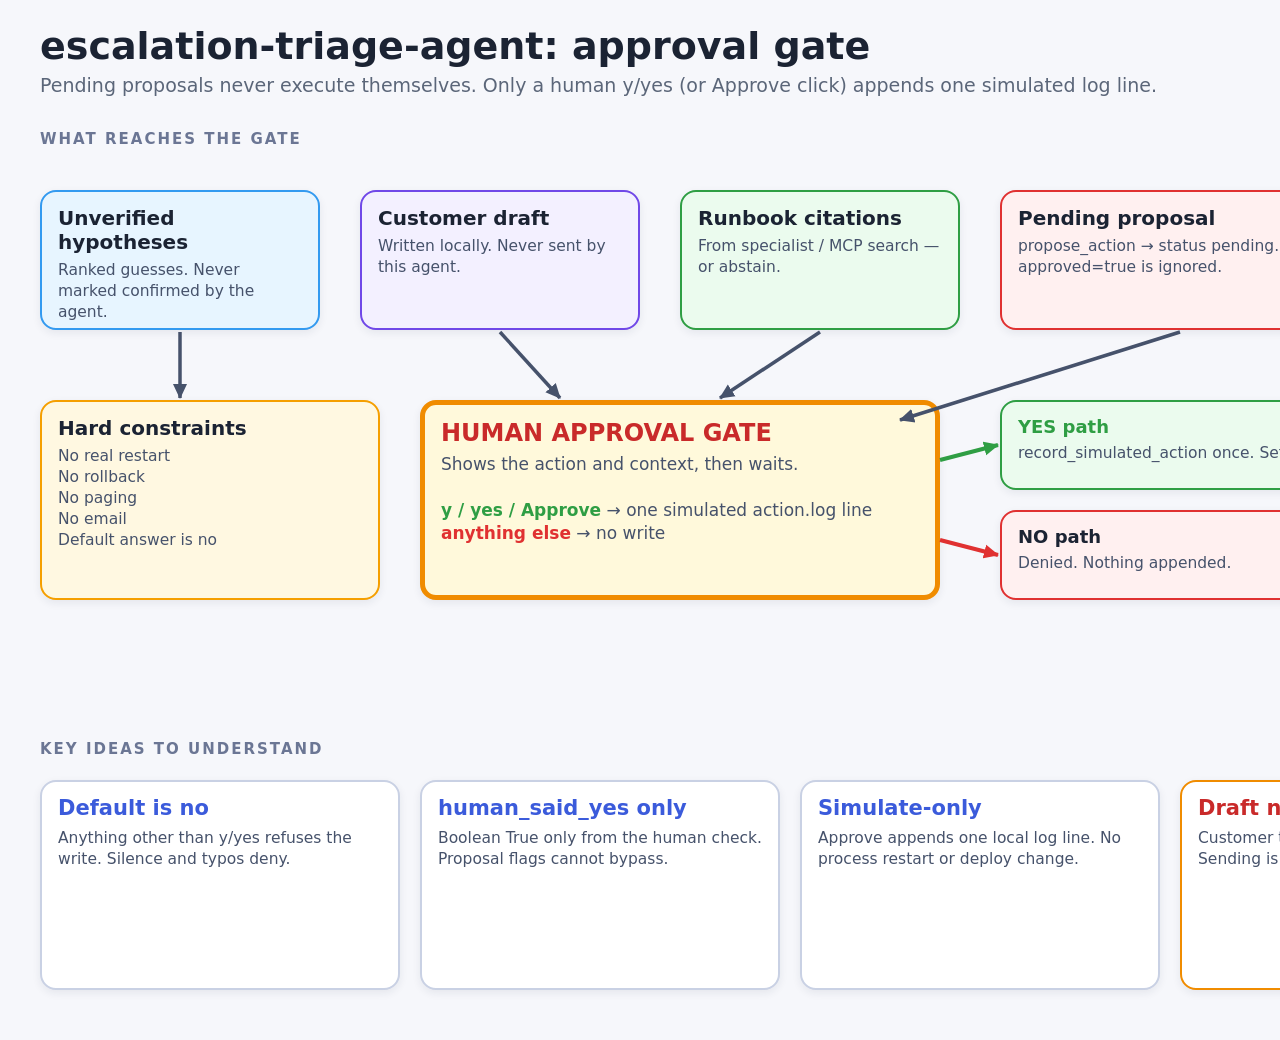
<file: docs/images/approval-gate.html>
<!doctype html><html><head><meta charset="utf-8"><style>
*{box-sizing:border-box;margin:0;padding:0}
body{width:1600px;height:1040px;background:#f6f7fb;font-family:Inter,"DejaVu Sans",sans-serif;color:#1b2333;position:relative;overflow:hidden}
h1{position:absolute;left:40px;top:24px;font-size:38px;font-weight:800}
.sub{position:absolute;left:40px;top:74px;font-size:19px;color:#5b6679;max-width:1400px}
.sec{position:absolute;left:40px;font-size:15px;font-weight:800;letter-spacing:2px;color:#6b7694}
.box{position:absolute;border-radius:16px;padding:14px 16px;background:#fff;border:2.5px solid #c9d1e4;box-shadow:0 3px 8px rgba(30,40,70,.08)}
.box b{display:block;font-size:20px;margin-bottom:6px}
.box span{font-size:15.5px;line-height:1.35;color:#46526b}
.user{background:#e7f5ff;border-color:#339af0}
.model{background:#f3f0ff;border-color:#7048e8}
.safe{background:#ebfbee;border-color:#2f9e44}
.danger{background:#fff0f0;border-color:#e03131}
.gate{background:#fff9db;border-color:#f08c00;border-width:5px}
.gate b{color:#c92a2a;font-size:24px}
.card{top:780px;width:360px;height:210px}
.card .t{font-size:21px;font-weight:800;color:#3b5bdb;margin-bottom:8px}
.lbl{position:absolute;font-size:14px;color:#46526b;font-weight:600}
svg{position:absolute;left:0;top:0}
</style></head><body>
<h1>escalation-triage-agent: approval gate</h1>
<div class="sub">Pending proposals never execute themselves. Only a human y/yes (or Approve click) appends one simulated log line.</div>

<div class="sec" style="top:130px">WHAT REACHES THE GATE</div>
<div class="box user" style="left:40px;top:190px;width:280px;height:140px"><b>Unverified hypotheses</b><span>Ranked guesses. Never marked confirmed by the agent.</span></div>
<div class="box model" style="left:360px;top:190px;width:280px;height:140px"><b>Customer draft</b><span>Written locally. Never sent by this agent.</span></div>
<div class="box safe" style="left:680px;top:190px;width:280px;height:140px"><b>Runbook citations</b><span>From specialist / MCP search — or abstain.</span></div>
<div class="box" style="left:1000px;top:190px;width:360px;height:140px;background:#fff0f0;border-color:#e03131"><b>Pending proposal</b><span>propose_action → status pending. Model approved=true is ignored.</span></div>

<div class="box gate" style="left:420px;top:400px;width:520px;height:200px"><b>HUMAN APPROVAL GATE</b><span style="font-size:17px">Shows the action and context, then waits.<br><br><b style="display:inline;font-size:17px;color:#2f9e44">y / yes / Approve</b> → one simulated action.log line<br><b style="display:inline;font-size:17px;color:#e03131">anything else</b> → no write</span></div>

<div class="box safe" style="left:1000px;top:400px;width:360px;height:90px"><b style="font-size:18px;color:#2f9e44">YES path</b><span>record_simulated_action once. Settled.</span></div>
<div class="box danger" style="left:1000px;top:510px;width:360px;height:90px"><b style="font-size:18px">NO path</b><span>Denied. Nothing appended.</span></div>

<div class="box" style="left:40px;top:400px;width:340px;height:200px;background:#fff8e1;border-color:#f59f00"><b>Hard constraints</b><span>No real restart<br>No rollback<br>No paging<br>No email<br>Default answer is no</span></div>

<svg width="1600" height="1040">
<defs><marker id="a" markerUnits="userSpaceOnUse" markerWidth="16" markerHeight="16" refX="14" refY="8" orient="auto"><path d="M0,1 L15,8 L0,15 z" fill="#46526b"/></marker>
<marker id="g" markerUnits="userSpaceOnUse" markerWidth="16" markerHeight="16" refX="14" refY="8" orient="auto"><path d="M0,1 L15,8 L0,15 z" fill="#2f9e44"/></marker>
<marker id="r" markerUnits="userSpaceOnUse" markerWidth="16" markerHeight="16" refX="14" refY="8" orient="auto"><path d="M0,1 L15,8 L0,15 z" fill="#e03131"/></marker></defs>
<g stroke="#46526b" stroke-width="3.5" fill="none" marker-end="url(#a)">
<path d="M180,332 L180,398"/>
<path d="M500,332 L560,398"/>
<path d="M820,332 L720,398"/>
<path d="M1180,332 L900,420"/>
</g>
<g stroke="#2f9e44" stroke-width="4" fill="none" marker-end="url(#g)"><path d="M940,460 L998,445"/></g>
<g stroke="#e03131" stroke-width="4" fill="none" marker-end="url(#r)"><path d="M940,540 L998,555"/></g>
</svg>

<div class="sec" style="top:740px">KEY IDEAS TO UNDERSTAND</div>
<div class="box card" style="left:40px"><div class="t">Default is no</div><span>Anything other than y/yes refuses the write. Silence and typos deny.</span></div>
<div class="box card" style="left:420px"><div class="t">human_said_yes only</div><span>Boolean True only from the human check. Proposal flags cannot bypass.</span></div>
<div class="box card" style="left:800px"><div class="t">Simulate-only</div><span>Approve appends one local log line. No process restart or deploy change.</span></div>
<div class="box card" style="left:1180px;width:340px;border-color:#f08c00"><div class="t" style="color:#c92a2a">Draft never sends</div><span>Customer text is a draft artifact. Sending is outside this agent.</span></div>
</body></html>
</file>
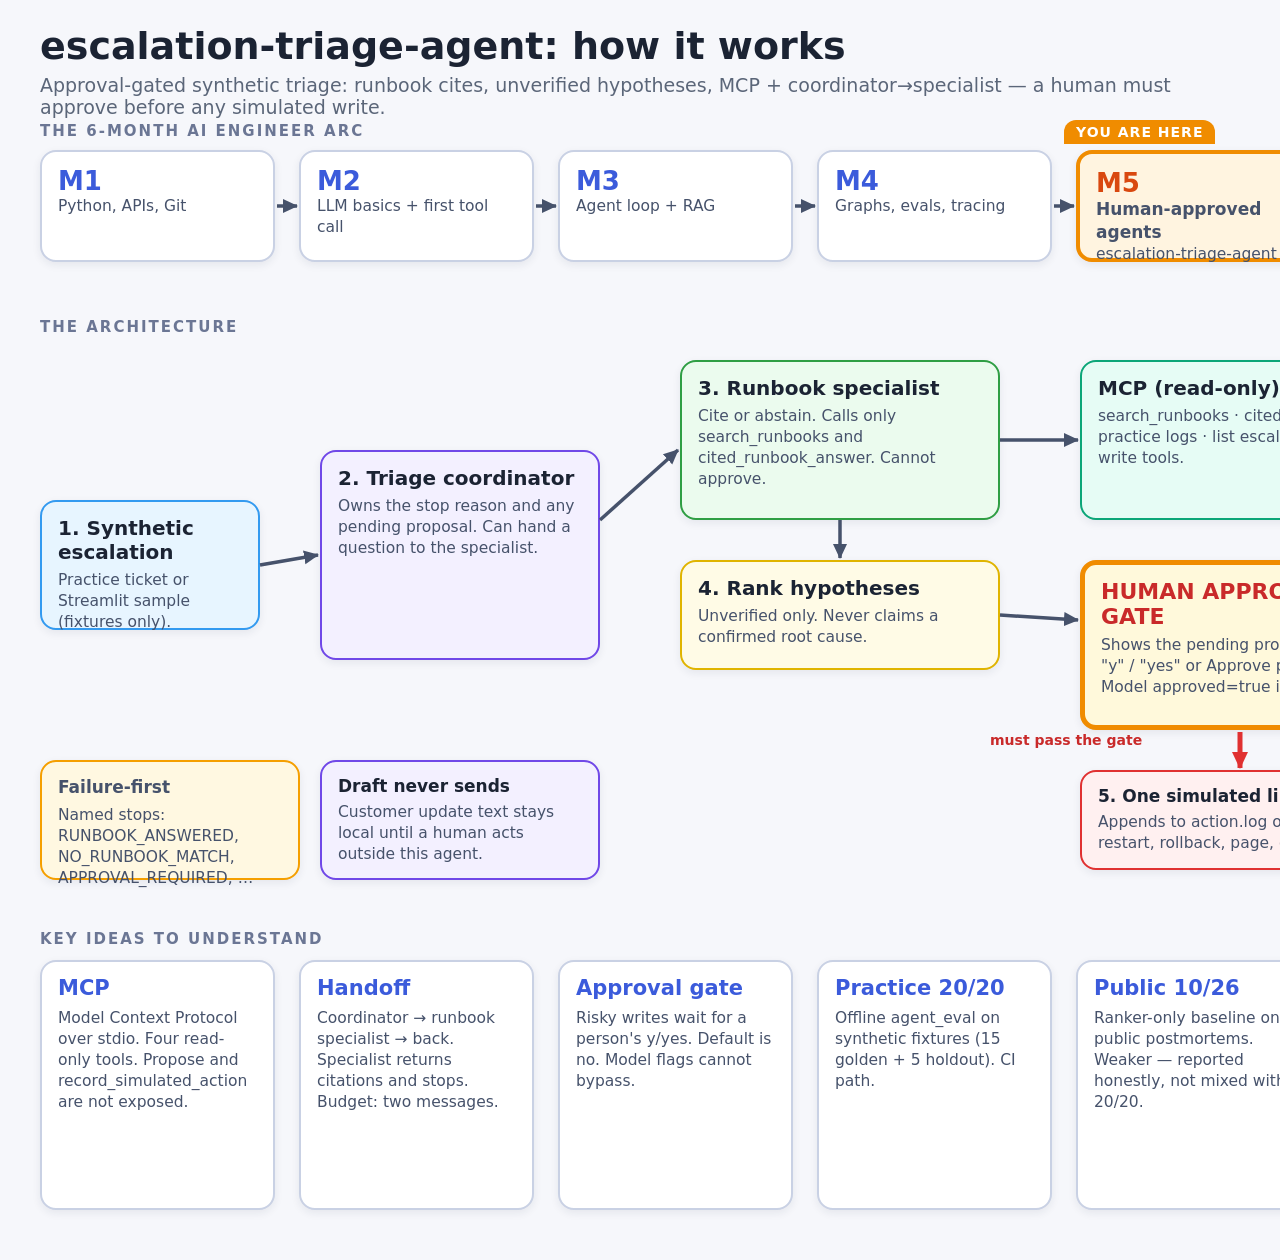
<file: docs/images/architecture.html>
<!doctype html><html><head><meta charset="utf-8"><style>
*{box-sizing:border-box;margin:0;padding:0}
body{width:1600px;height:1260px;background:#f6f7fb;font-family:Inter,"DejaVu Sans",sans-serif;color:#1b2333;position:relative;overflow:hidden}
h1{position:absolute;left:40px;top:24px;font-size:38px;font-weight:800}
.sub{position:absolute;left:40px;top:74px;font-size:19px;color:#5b6679;max-width:1200px}
.sec{position:absolute;left:40px;font-size:15px;font-weight:800;letter-spacing:2px;color:#6b7694}
.box{position:absolute;border-radius:16px;padding:14px 16px;background:#fff;border:2.5px solid #c9d1e4;box-shadow:0 3px 8px rgba(30,40,70,.08)}
.box b{display:block;font-size:20px;margin-bottom:6px}
.box span{font-size:15.5px;line-height:1.35;color:#46526b}
.m{height:112px;width:235px;top:150px}
.m .n{font-size:26px;font-weight:800;color:#3b5bdb}
.here{background:#fff4e0;border-color:#f08c00;border-width:4px}
.here .n{color:#d9480f}
.tag{position:absolute;left:1064px;top:120px;background:#f08c00;color:#fff;font-weight:800;font-size:14px;letter-spacing:1px;padding:4px 12px;border-radius:12px 12px 0 0}
.user{background:#e7f5ff;border-color:#339af0}
.model{background:#f3f0ff;border-color:#7048e8}
.safe{background:#ebfbee;border-color:#2f9e44}
.danger{background:#fff0f0;border-color:#e03131}
.gate{background:#fff9db;border-color:#f08c00;border-width:5px}
.gate b{color:#c92a2a;font-size:22px}
.card{top:960px;width:235px;height:250px}
.card .t{font-size:21px;font-weight:800;color:#3b5bdb;margin-bottom:8px}
.lbl{position:absolute;font-size:14px;color:#46526b;font-weight:600}
svg{position:absolute;left:0;top:0}
</style></head><body>
<h1>escalation-triage-agent: how it works</h1>
<div class="sub">Approval-gated synthetic triage: runbook cites, unverified hypotheses, MCP + coordinator→specialist — a human must approve before any simulated write.</div>

<div class="sec" style="top:122px">THE 6-MONTH AI ENGINEER ARC</div>
<div class="tag">YOU ARE HERE</div>
<div class="box m" style="left:40px"><div class="n">M1</div><span>Python, APIs, Git</span></div>
<div class="box m" style="left:299px"><div class="n">M2</div><span>LLM basics + first tool call</span></div>
<div class="box m" style="left:558px"><div class="n">M3</div><span>Agent loop + RAG</span></div>
<div class="box m" style="left:817px"><div class="n">M4</div><span>Graphs, evals, tracing</span></div>
<div class="box m here" style="left:1076px"><div class="n">M5</div><span><b style="font-size:17px;margin:0">Human-approved agents</b>escalation-triage-agent</span></div>
<div class="box m" style="left:1335px"><div class="n">M6</div><span>Ship 2 live demos</span></div>

<div class="sec" style="top:318px">THE ARCHITECTURE</div>
<div class="box user" style="left:40px;top:500px;width:220px;height:130px"><b>1. Synthetic escalation</b><span>Practice ticket or Streamlit sample (fixtures only).</span></div>
<div class="box model" style="left:320px;top:450px;width:280px;height:210px"><b>2. Triage coordinator</b><span>Owns the stop reason and any pending proposal. Can hand a question to the specialist.</span></div>
<div class="box safe" style="left:680px;top:360px;width:320px;height:160px"><b>3. Runbook specialist</b><span>Cite or abstain. Calls only search_runbooks and cited_runbook_answer. Cannot approve.</span></div>
<div class="box" style="left:1080px;top:360px;width:300px;height:160px;background:#e6fcf5;border-color:#0ca678"><b>MCP (read-only)</b><span>search_runbooks · cited answer · practice logs · list escalations. No write tools.</span></div>
<div class="box" style="left:680px;top:560px;width:320px;height:110px;background:#fffbe6;border-color:#e0b400"><b>4. Rank hypotheses</b><span>Unverified only. Never claims a confirmed root cause.</span></div>
<div class="box gate" style="left:1080px;top:560px;width:320px;height:170px"><b>HUMAN APPROVAL GATE</b><span>Shows the pending proposal. Only "y" / "yes" or Approve passes. Model approved=true is ignored.</span></div>
<div class="box danger" style="left:1080px;top:770px;width:320px;height:100px"><b style="font-size:17px">5. One simulated line</b><span>Appends to action.log only. No restart, rollback, page, or email.</span></div>
<div class="box" style="left:40px;top:760px;width:260px;height:120px;background:#fff8e1;border-color:#f59f00"><span><b style="font-size:17px">Failure-first</b>Named stops: RUNBOOK_ANSWERED, NO_RUNBOOK_MATCH, APPROVAL_REQUIRED, …</span></div>
<div class="box model" style="left:320px;top:760px;width:280px;height:120px"><b style="font-size:17px">Draft never sends</b><span>Customer update text stays local until a human acts outside this agent.</span></div>

<svg width="1600" height="1260">
<defs><marker id="a" markerUnits="userSpaceOnUse" markerWidth="16" markerHeight="16" refX="14" refY="8" orient="auto"><path d="M0,1 L15,8 L0,15 z" fill="#46526b"/></marker>
<marker id="r" markerUnits="userSpaceOnUse" markerWidth="18" markerHeight="18" refX="16" refY="9" orient="auto"><path d="M0,1 L17,9 L0,17 z" fill="#e03131"/></marker></defs>
<g stroke="#46526b" stroke-width="3.5" fill="none" marker-end="url(#a)">
<path d="M277,206 L297,206"/><path d="M536,206 L556,206"/><path d="M795,206 L815,206"/><path d="M1054,206 L1074,206"/><path d="M1313,206 L1333,206"/>
<path d="M260,565 L318,555"/>
<path d="M600,520 L678,450"/>
<path d="M1000,440 L1078,440"/>
<path d="M840,520 L840,558"/>
<path d="M1000,615 L1078,620"/>
</g>
<g stroke="#e03131" stroke-width="5" fill="none" marker-end="url(#r)">
<path d="M1240,732 L1240,768"/>
</g>
</svg>
<div class="lbl" style="left:990px;top:732px;color:#c92a2a">must pass the gate</div>

<div class="sec" style="top:930px">KEY IDEAS TO UNDERSTAND</div>
<div class="box card" style="left:40px"><div class="t">MCP</div><span>Model Context Protocol over stdio. Four read-only tools. Propose and record_simulated_action are not exposed.</span></div>
<div class="box card" style="left:299px"><div class="t">Handoff</div><span>Coordinator → runbook specialist → back. Specialist returns citations and stops. Budget: two messages.</span></div>
<div class="box card" style="left:558px"><div class="t">Approval gate</div><span>Risky writes wait for a person's y/yes. Default is no. Model flags cannot bypass.</span></div>
<div class="box card" style="left:817px"><div class="t">Practice 20/20</div><span>Offline agent_eval on synthetic fixtures (15 golden + 5 holdout). CI path.</span></div>
<div class="box card" style="left:1076px"><div class="t">Public 10/26</div><span>Ranker-only baseline on public postmortems. Weaker — reported honestly, not mixed with 20/20.</span></div>
<div class="box card" style="left:1335px;border-color:#f08c00"><div class="t" style="color:#c92a2a">Simulate-only</div><span>Approve appends one local log line. Nothing restarts, rolls back, pages, or emails.</span></div>
</body></html>
</file>
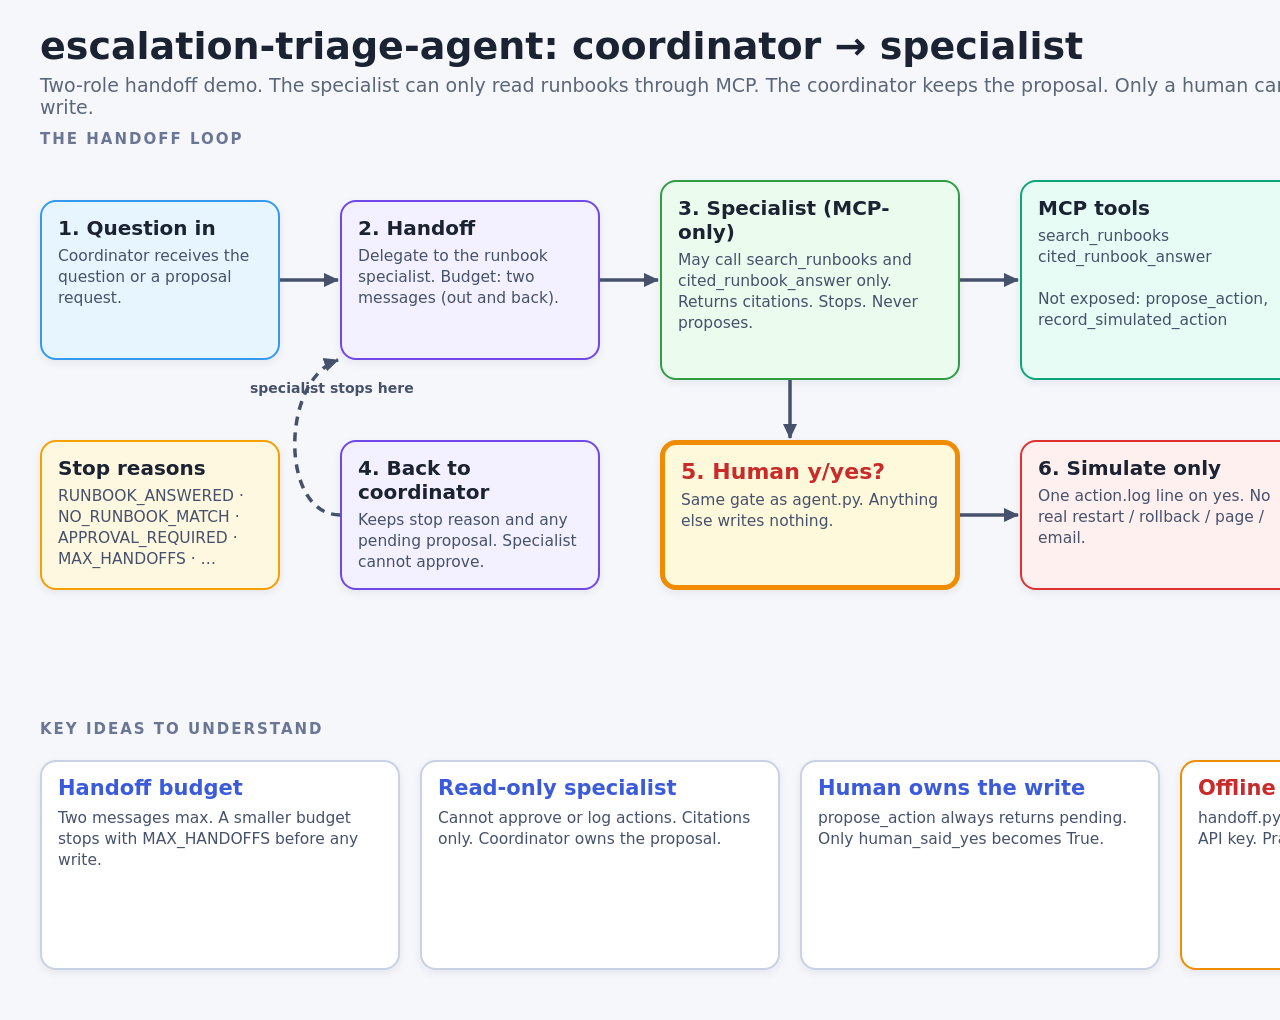
<file: docs/images/handoff.html>
<!doctype html><html><head><meta charset="utf-8"><style>
*{box-sizing:border-box;margin:0;padding:0}
body{width:1600px;height:1020px;background:#f6f7fb;font-family:Inter,"DejaVu Sans",sans-serif;color:#1b2333;position:relative;overflow:hidden}
h1{position:absolute;left:40px;top:24px;font-size:38px;font-weight:800}
.sub{position:absolute;left:40px;top:74px;font-size:19px;color:#5b6679;max-width:1400px}
.sec{position:absolute;left:40px;font-size:15px;font-weight:800;letter-spacing:2px;color:#6b7694}
.box{position:absolute;border-radius:16px;padding:14px 16px;background:#fff;border:2.5px solid #c9d1e4;box-shadow:0 3px 8px rgba(30,40,70,.08)}
.box b{display:block;font-size:20px;margin-bottom:6px}
.box span{font-size:15.5px;line-height:1.35;color:#46526b}
.user{background:#e7f5ff;border-color:#339af0}
.model{background:#f3f0ff;border-color:#7048e8}
.safe{background:#ebfbee;border-color:#2f9e44}
.gate{background:#fff9db;border-color:#f08c00;border-width:5px}
.gate b{color:#c92a2a;font-size:22px}
.card{top:760px;width:360px;height:210px}
.card .t{font-size:21px;font-weight:800;color:#3b5bdb;margin-bottom:8px}
.lbl{position:absolute;font-size:14px;color:#46526b;font-weight:600}
svg{position:absolute;left:0;top:0}
</style></head><body>
<h1>escalation-triage-agent: coordinator → specialist</h1>
<div class="sub">Two-role handoff demo. The specialist can only read runbooks through MCP. The coordinator keeps the proposal. Only a human can approve a write.</div>

<div class="sec" style="top:130px">THE HANDOFF LOOP</div>
<div class="box user" style="left:40px;top:200px;width:240px;height:160px"><b>1. Question in</b><span>Coordinator receives the question or a proposal request.</span></div>
<div class="box model" style="left:340px;top:200px;width:260px;height:160px"><b>2. Handoff</b><span>Delegate to the runbook specialist. Budget: two messages (out and back).</span></div>
<div class="box safe" style="left:660px;top:180px;width:300px;height:200px"><b>3. Specialist (MCP-only)</b><span>May call search_runbooks and cited_runbook_answer only. Returns citations. Stops. Never proposes.</span></div>
<div class="box" style="left:1020px;top:180px;width:280px;height:200px;background:#e6fcf5;border-color:#0ca678"><b>MCP tools</b><span>search_runbooks<br>cited_runbook_answer<br><br>Not exposed: propose_action, record_simulated_action</span></div>
<div class="box model" style="left:340px;top:440px;width:260px;height:150px"><b>4. Back to coordinator</b><span>Keeps stop reason and any pending proposal. Specialist cannot approve.</span></div>
<div class="box gate" style="left:660px;top:440px;width:300px;height:150px"><b>5. Human y/yes?</b><span>Same gate as agent.py. Anything else writes nothing.</span></div>
<div class="box" style="left:1020px;top:440px;width:280px;height:150px;background:#fff0f0;border-color:#e03131"><b>6. Simulate only</b><span>One action.log line on yes. No real restart / rollback / page / email.</span></div>
<div class="box" style="left:40px;top:440px;width:240px;height:150px;background:#fff8e1;border-color:#f59f00"><b>Stop reasons</b><span>RUNBOOK_ANSWERED · NO_RUNBOOK_MATCH · APPROVAL_REQUIRED · MAX_HANDOFFS · …</span></div>

<svg width="1600" height="1020">
<defs><marker id="a" markerUnits="userSpaceOnUse" markerWidth="16" markerHeight="16" refX="14" refY="8" orient="auto"><path d="M0,1 L15,8 L0,15 z" fill="#46526b"/></marker></defs>
<g stroke="#46526b" stroke-width="3.5" fill="none" marker-end="url(#a)">
<path d="M280,280 L338,280"/>
<path d="M600,280 L658,280"/>
<path d="M960,280 L1018,280"/>
<path d="M790,380 L790,438"/>
<path d="M960,515 L1018,515"/>
<path d="M340,515 C280,515 280,380 338,360" stroke-dasharray="9 7"/>
</g>
</svg>
<div class="lbl" style="left:250px;top:380px">specialist stops here</div>

<div class="sec" style="top:720px">KEY IDEAS TO UNDERSTAND</div>
<div class="box card" style="left:40px"><div class="t">Handoff budget</div><span>Two messages max. A smaller budget stops with MAX_HANDOFFS before any write.</span></div>
<div class="box card" style="left:420px"><div class="t">Read-only specialist</div><span>Cannot approve or log actions. Citations only. Coordinator owns the proposal.</span></div>
<div class="box card" style="left:800px"><div class="t">Human owns the write</div><span>propose_action always returns pending. Only human_said_yes becomes True.</span></div>
<div class="box card" style="left:1180px;width:340px;border-color:#f08c00"><div class="t" style="color:#c92a2a">Offline by default</div><span>handoff.py and mcp_server.py need no API key. Practice fixtures only.</span></div>
</body></html>
</file>
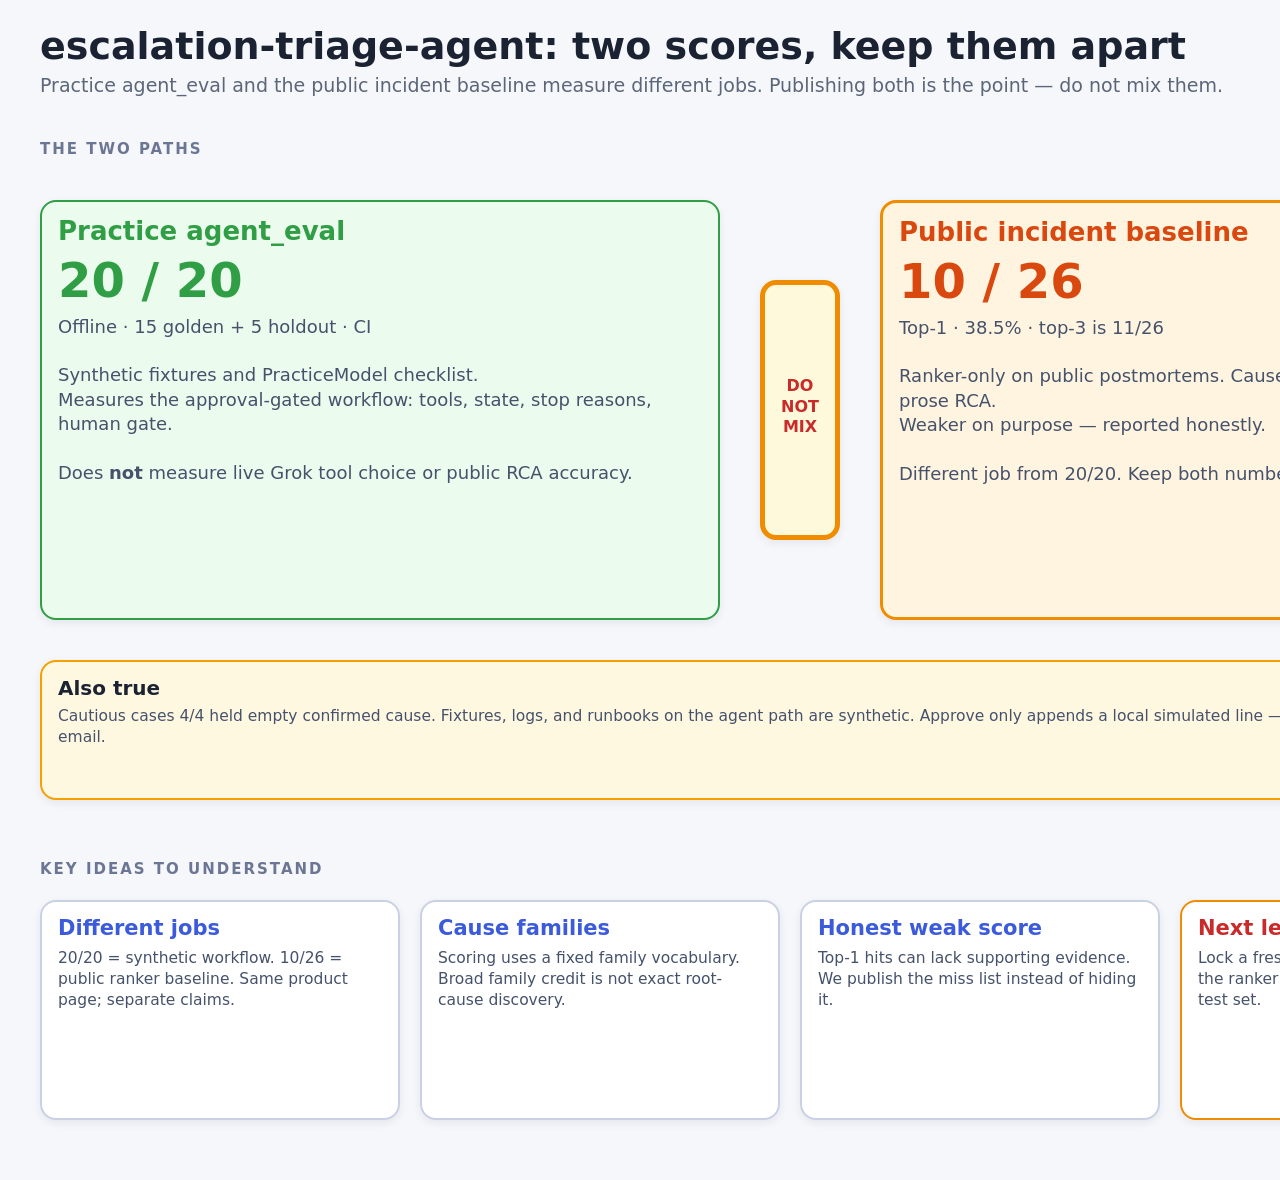
<file: docs/images/two-scores.html>
<!doctype html><html><head><meta charset="utf-8"><style>
*{box-sizing:border-box;margin:0;padding:0}
body{width:1600px;height:1180px;background:#f6f7fb;font-family:Inter,"DejaVu Sans",sans-serif;color:#1b2333;position:relative;overflow:hidden}
h1{position:absolute;left:40px;top:24px;font-size:38px;font-weight:800}
.sub{position:absolute;left:40px;top:74px;font-size:19px;color:#5b6679;max-width:1400px}
.sec{position:absolute;left:40px;font-size:15px;font-weight:800;letter-spacing:2px;color:#6b7694}
.box{position:absolute;border-radius:16px;padding:14px 16px;background:#fff;border:2.5px solid #c9d1e4;box-shadow:0 3px 8px rgba(30,40,70,.08)}
.box b{display:block;font-size:20px;margin-bottom:6px}
.box span{font-size:15.5px;line-height:1.35;color:#46526b}
.safe{background:#ebfbee;border-color:#2f9e44}
.danger{background:#fff0f0;border-color:#e03131}
.gate{background:#fff9db;border-color:#f08c00;border-width:5px}
.gate b{color:#c92a2a;font-size:22px}
.card{top:900px;width:360px;height:220px}
.card .t{font-size:21px;font-weight:800;color:#3b5bdb;margin-bottom:8px}
.big{font-size:48px;font-weight:800;line-height:1.1;margin:8px 0}
</style></head><body>
<h1>escalation-triage-agent: two scores, keep them apart</h1>
<div class="sub">Practice agent_eval and the public incident baseline measure different jobs. Publishing both is the point — do not mix them.</div>

<div class="sec" style="top:140px">THE TWO PATHS</div>
<div class="box safe" style="left:40px;top:200px;width:680px;height:420px">
  <b style="font-size:26px;color:#2f9e44">Practice agent_eval</b>
  <div class="big" style="color:#2f9e44">20 / 20</div>
  <span style="font-size:18px">Offline · 15 golden + 5 holdout · CI<br><br>
  Synthetic fixtures and PracticeModel checklist.<br>
  Measures the approval-gated workflow: tools, state, stop reasons, human gate.<br><br>
  Does <b style="display:inline;font-size:18px">not</b> measure live Grok tool choice or public RCA accuracy.
  </span>
</div>
<div class="box gate" style="left:760px;top:280px;width:80px;height:260px;display:flex;align-items:center;justify-content:center;text-align:center;padding:10px">
  <b style="font-size:16px;line-height:1.3">DO NOT<br>MIX</b>
</div>
<div class="box" style="left:880px;top:200px;width:680px;height:420px;background:#fff4e0;border-color:#f08c00;border-width:3px">
  <b style="font-size:26px;color:#d9480f">Public incident baseline</b>
  <div class="big" style="color:#d9480f">10 / 26</div>
  <span style="font-size:18px">Top-1 · 38.5% · top-3 is 11/26<br><br>
  Ranker-only on public postmortems. Cause-family labels, not exact prose RCA.<br>
  Weaker on purpose — reported honestly.<br><br>
  Different job from 20/20. Keep both numbers.
  </span>
</div>

<div class="box" style="left:40px;top:660px;width:1520px;height:140px;background:#fff8e1;border-color:#f59f00">
  <b>Also true</b>
  <span>Cautious cases 4/4 held empty confirmed cause. Fixtures, logs, and runbooks on the agent path are synthetic. Approve only appends a local simulated line — no restart, rollback, page, or email.</span>
</div>

<div class="sec" style="top:860px">KEY IDEAS TO UNDERSTAND</div>
<div class="box card" style="left:40px"><div class="t">Different jobs</div><span>20/20 = synthetic workflow. 10/26 = public ranker baseline. Same product page; separate claims.</span></div>
<div class="box card" style="left:420px"><div class="t">Cause families</div><span>Scoring uses a fixed family vocabulary. Broad family credit is not exact root-cause discovery.</span></div>
<div class="box card" style="left:800px"><div class="t">Honest weak score</div><span>Top-1 hits can lack supporting evidence. We publish the miss list instead of hiding it.</span></div>
<div class="box card" style="left:1180px;width:340px;border-color:#f08c00"><div class="t" style="color:#c92a2a">Next learning step</div><span>Lock a fresh public set before tuning the ranker so 10/26 is not the hidden test set.</span></div>
</body></html>
</file>
